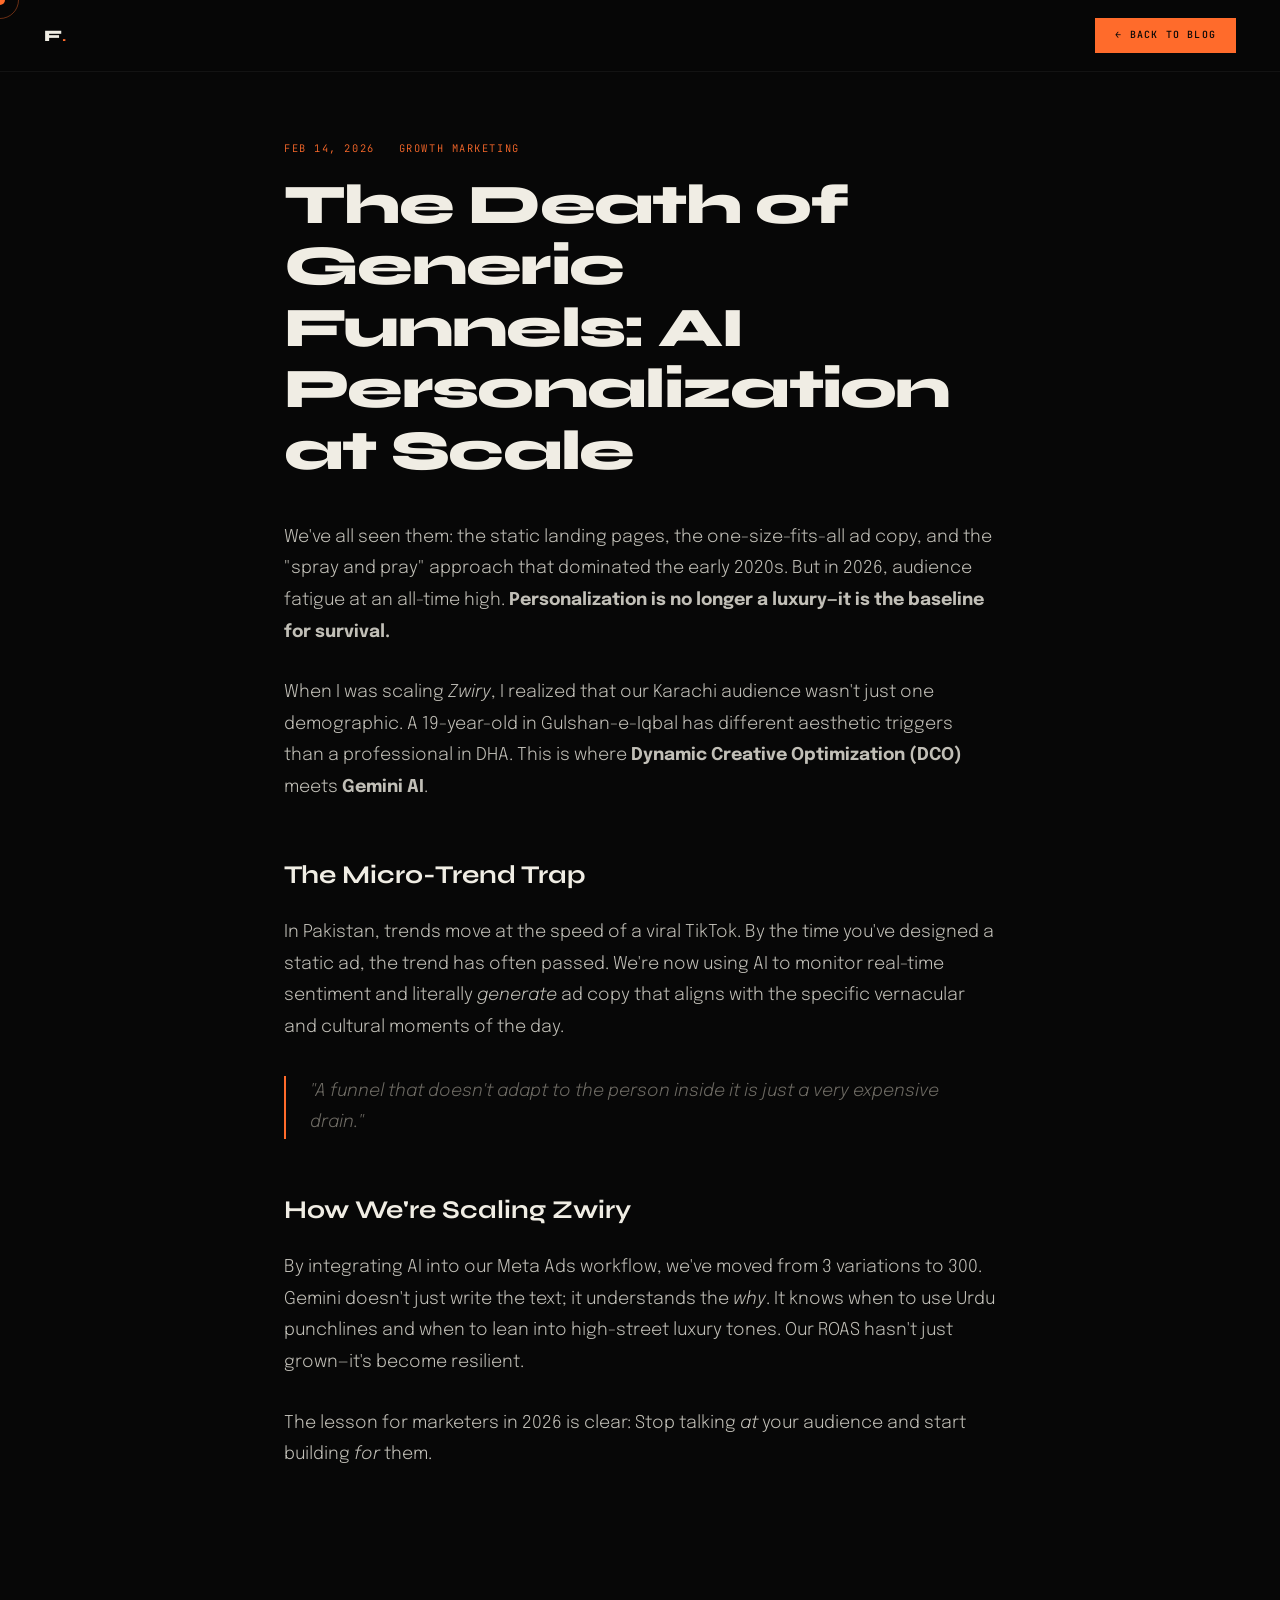
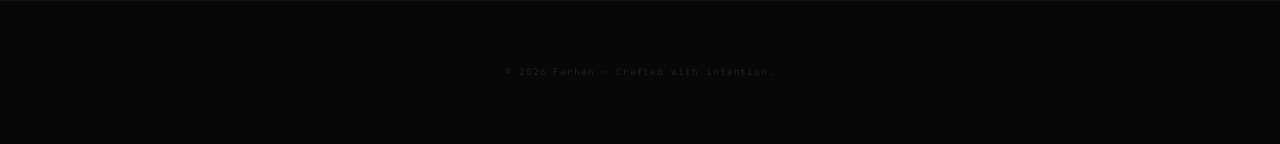
<file: blog/ai-personalization-marketing.html>
<!DOCTYPE html>
<html lang="en">
<head>
<meta charset="UTF-8"/>
<meta name="viewport" content="width=device-width, initial-scale=1.0"/>
<title>The Death of Generic Funnels — Farhan's Blog</title>
<link rel="preconnect" href="https://fonts.googleapis.com"/>
<link rel="preconnect" href="https://fonts.gstatic.com" crossorigin/>
<link href="https://fonts.googleapis.com/css2?family=Syne:wght@400;600;700;800&family=Epilogue:ital,wght@0,300;0,400;0,500;1,300;1,400&family=JetBrains+Mono:wght@300;400;500&display=swap" rel="stylesheet"/>
<style>
:root{
  --bg:#070707;--surf:#101010;--surf2:#181818;
  --tx:#F0EDE4;--mt:#6e6b64;--dim:#252525;
  --ac:#FF6B2B;--aca:rgba(255,107,43,.13);
  --gold:#C9A84C;--grn:#3ecf6e;
  --fd:'Syne',sans-serif;--fb:'Epilogue',sans-serif;--fm:'JetBrains Mono',monospace;
  --ease:cubic-bezier(.25,.46,.45,.94);
}
*,*::before,*::after{box-sizing:border-box;margin:0;padding:0}
body{background:var(--bg);color:var(--tx);font-family:var(--fb);font-weight:300;line-height:1.7;overflow-x:hidden;cursor:none}
a{color:inherit;text-decoration:none}
::selection{background:var(--ac);color:var(--bg)}
::-webkit-scrollbar{width:2px}::-webkit-scrollbar-thumb{background:var(--ac)}

/* CURSOR (Simplified for Blog) */
#cur{position:fixed;width:10px;height:10px;background:var(--ac);border-radius:50%;pointer-events:none;z-index:9999;transform:translate(-50%,-50%);top:0;left:0}
#cring{position:fixed;width:38px;height:38px;border:1px solid rgba(255,107,43,.4);border-radius:50%;pointer-events:none;z-index:9998;transform:translate(-50%,-50%);top:0;left:0}

/* NAV */
nav{position:fixed;top:0;left:0;width:100%;padding:18px 44px;display:flex;align-items:center;justify-content:space-between;z-index:900;background:rgba(7,7,7,0.8);backdrop-filter:blur(10px);border-bottom:1px solid rgba(255,255,255,0.05)}
.nlogo{font-family:var(--fd);font-weight:800;font-size:1rem;letter-spacing:-.02em}
.nlogo b{color:var(--ac)}
.nbtn{font-family:var(--fm);font-size:.62rem;letter-spacing:.12em;text-transform:uppercase;padding:9px 20px;background:var(--ac);color:var(--bg);border:none;cursor:none;font-weight:500;transition:transform .15s;display:inline-flex;align-items:center}

/* BLOG WRAPPER */
.W{max-width:800px;margin:0 auto;padding:140px 44px 100px}
.b-meta{font-family:var(--fm);font-size:.65rem;letter-spacing:.15em;text-transform:uppercase;color:var(--ac);margin-bottom:1rem;display:flex;align-items:center;gap:1.5rem}
.b-title{font-family:var(--fd);font-weight:800;font-size:clamp(2rem,5vw,3.5rem);line-height:1.1;letter-spacing:-.03em;margin-bottom:2.5rem}
.b-content{font-size:1.1rem;color:rgba(240,237,228,0.8);line-height:1.8}
.b-content p{margin-bottom:1.8rem}
.b-content h2{font-family:var(--fd);font-weight:700;font-size:1.6rem;color:var(--tx);margin:3rem 0 1.2rem}
.b-content blockquote{border-left:2px solid var(--ac);padding-left:1.5rem;font-style:italic;color:var(--mt);margin:2rem 0}
.b-content mark{background:var(--aca);color:var(--ac);padding:0 4px}

/* FOOTER */
footer{padding:4rem 0;border-top:1px solid rgba(255,255,255,.05);text-align:center}
.fcp{font-family:var(--fm);font-size:.58rem;letter-spacing:.1em;color:var(--dim)}

@media(max-width:600px){
  .W{padding-left:20px;padding-right:20px;padding-top:100px}
}
</style>
</head>
<body>
<div id="cur"></div><div id="cring"></div>

<nav>
  <a href="../index.html" class="nlogo">F<b>.</b></a>
  <a href="../index.html#blog" class="nbtn">← Back to Blog</a>
</nav>

<article class="W">
  <div class="b-meta">
    <span>Feb 14, 2026</span>
    <span>Growth Marketing</span>
  </div>
  <h1 class="b-title">The Death of Generic Funnels: AI Personalization at Scale</h1>
  
  <div class="b-content">
    <p>We've all seen them: the static landing pages, the one-size-fits-all ad copy, and the "spray and pray" approach that dominated the early 2020s. But in 2026, audience fatigue at an all-time high. <strong>Personalization is no longer a luxury—it is the baseline for survival.</strong></p>

    <p>When I was scaling <em>Zwiry</em>, I realized that our Karachi audience wasn't just one demographic. A 19-year-old in Gulshan-e-Iqbal has different aesthetic triggers than a professional in DHA. This is where <strong>Dynamic Creative Optimization (DCO)</strong> meets <strong>Gemini AI</strong>.</p>

    <h2>The Micro-Trend Trap</h2>
    <p>In Pakistan, trends move at the speed of a viral TikTok. By the time you've designed a static ad, the trend has often passed. We're now using AI to monitor real-time sentiment and literally <em>generate</em> ad copy that aligns with the specific vernacular and cultural moments of the day.</p>

    <blockquote>"A funnel that doesn't adapt to the person inside it is just a very expensive drain."</blockquote>

    <h2>How We're Scaling Zwiry</h2>
    <p>By integrating AI into our Meta Ads workflow, we've moved from 3 variations to 300. Gemini doesn't just write the text; it understands the <em>why</em>. It knows when to use Urdu punchlines and when to lean into high-street luxury tones. Our ROAS hasn't just grown—it's become resilient.</p>

    <p>The lesson for marketers in 2026 is clear: Stop talking <em>at</em> your audience and start building <em>for</em> them.</p>
  </div>
</article>

<footer>
  <div class="fcp">© 2026 Farhan — Crafted with intention.</div>
</footer>

<script>
const cur=document.getElementById('cur'),cring=document.getElementById('cring');
let mx=0,my=0,rx=0,ry=0;
document.addEventListener('mousemove',e=>{mx=e.clientX;my=e.clientY;cur.style.left=mx+'px';cur.style.top=my+'px'});
(function loop(){rx+=(mx-rx)*.1;ry+=(my-ry)*.1;cring.style.left=rx+'px';cring.style.top=ry+'px';requestAnimationFrame(loop)})();
function hv(sel){document.querySelectorAll(sel).forEach(el=>{el.addEventListener('mouseenter',()=>{cur.style.width='5px';cur.style.height='5px';cring.style.width='54px';cring.style.height='54px';cring.style.borderColor='#FF6B2B'});el.addEventListener('mouseleave',()=>{cur.style.width='10px';cur.style.height='10px';cring.style.width='38px';cring.style.height='38px';cring.style.borderColor='rgba(255,107,43,.4)'})})}
hv('a,button');
</script>
</body>
</html>
</file>
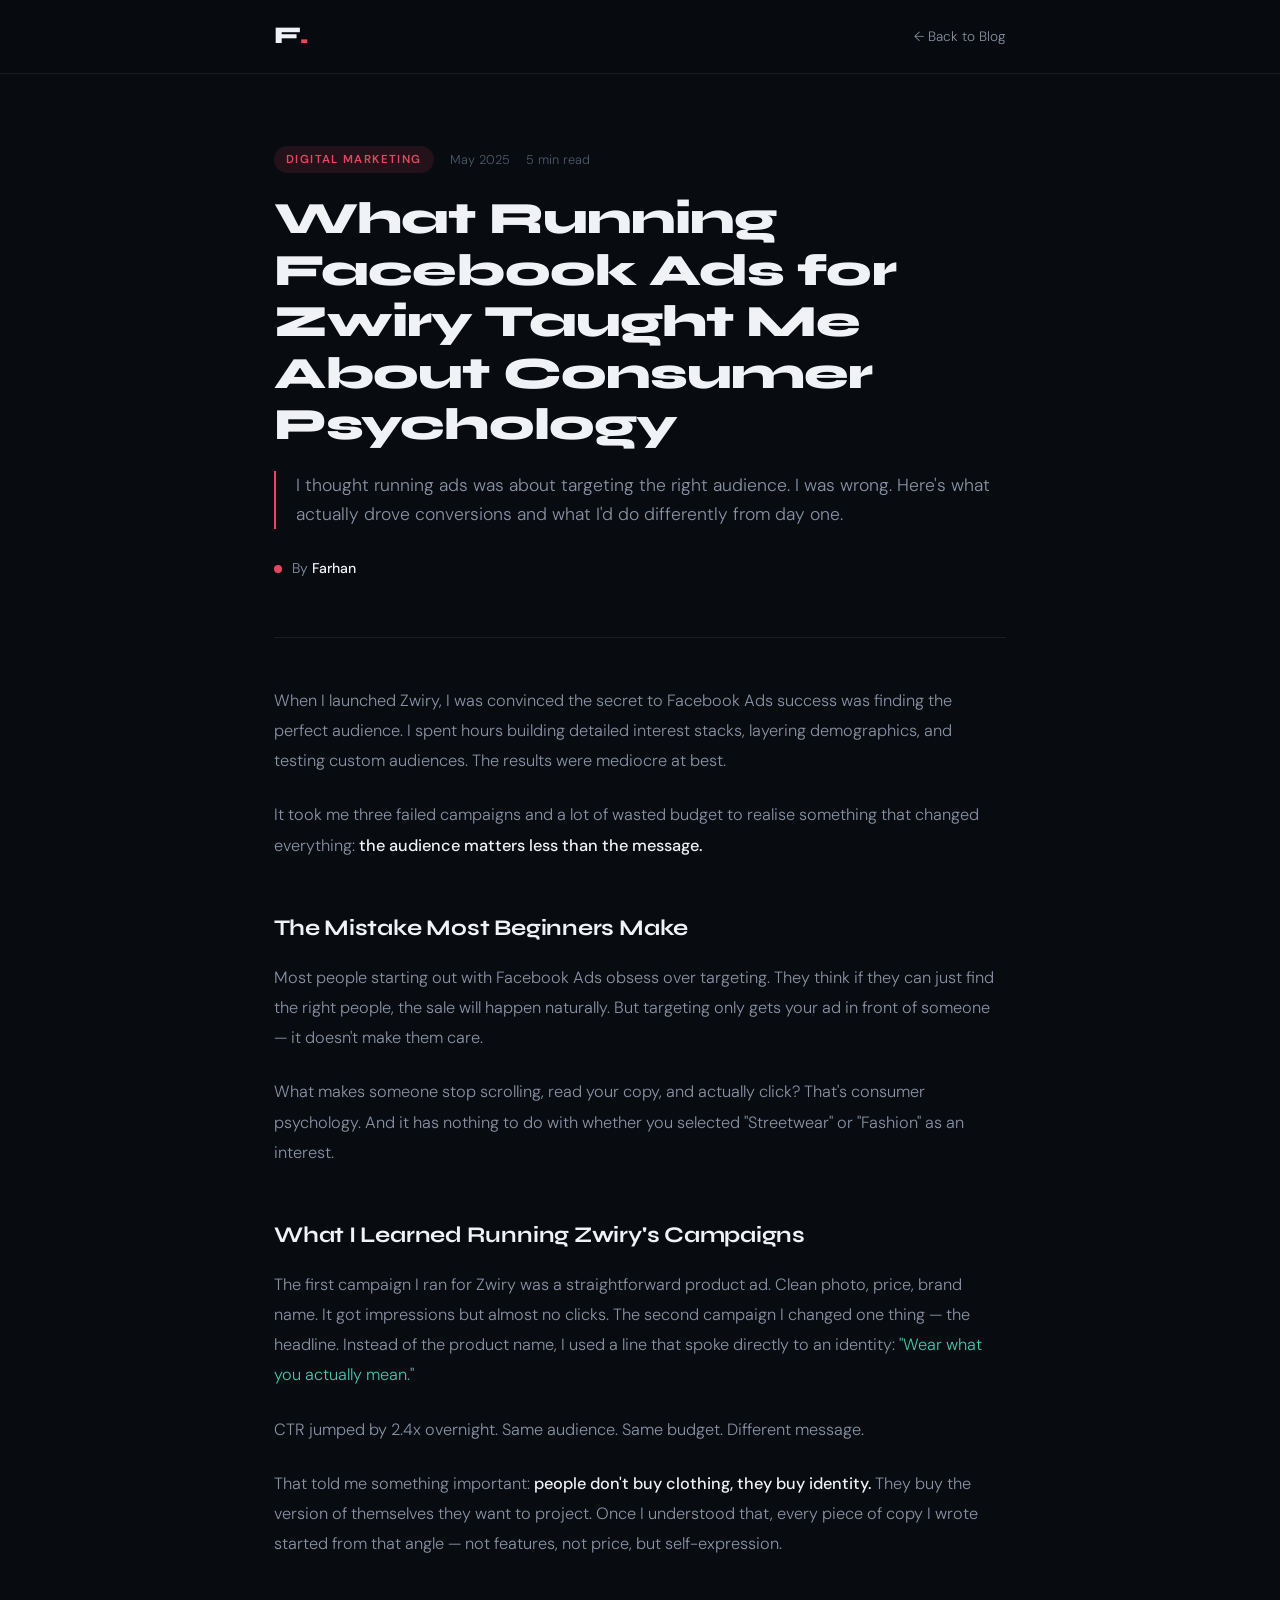
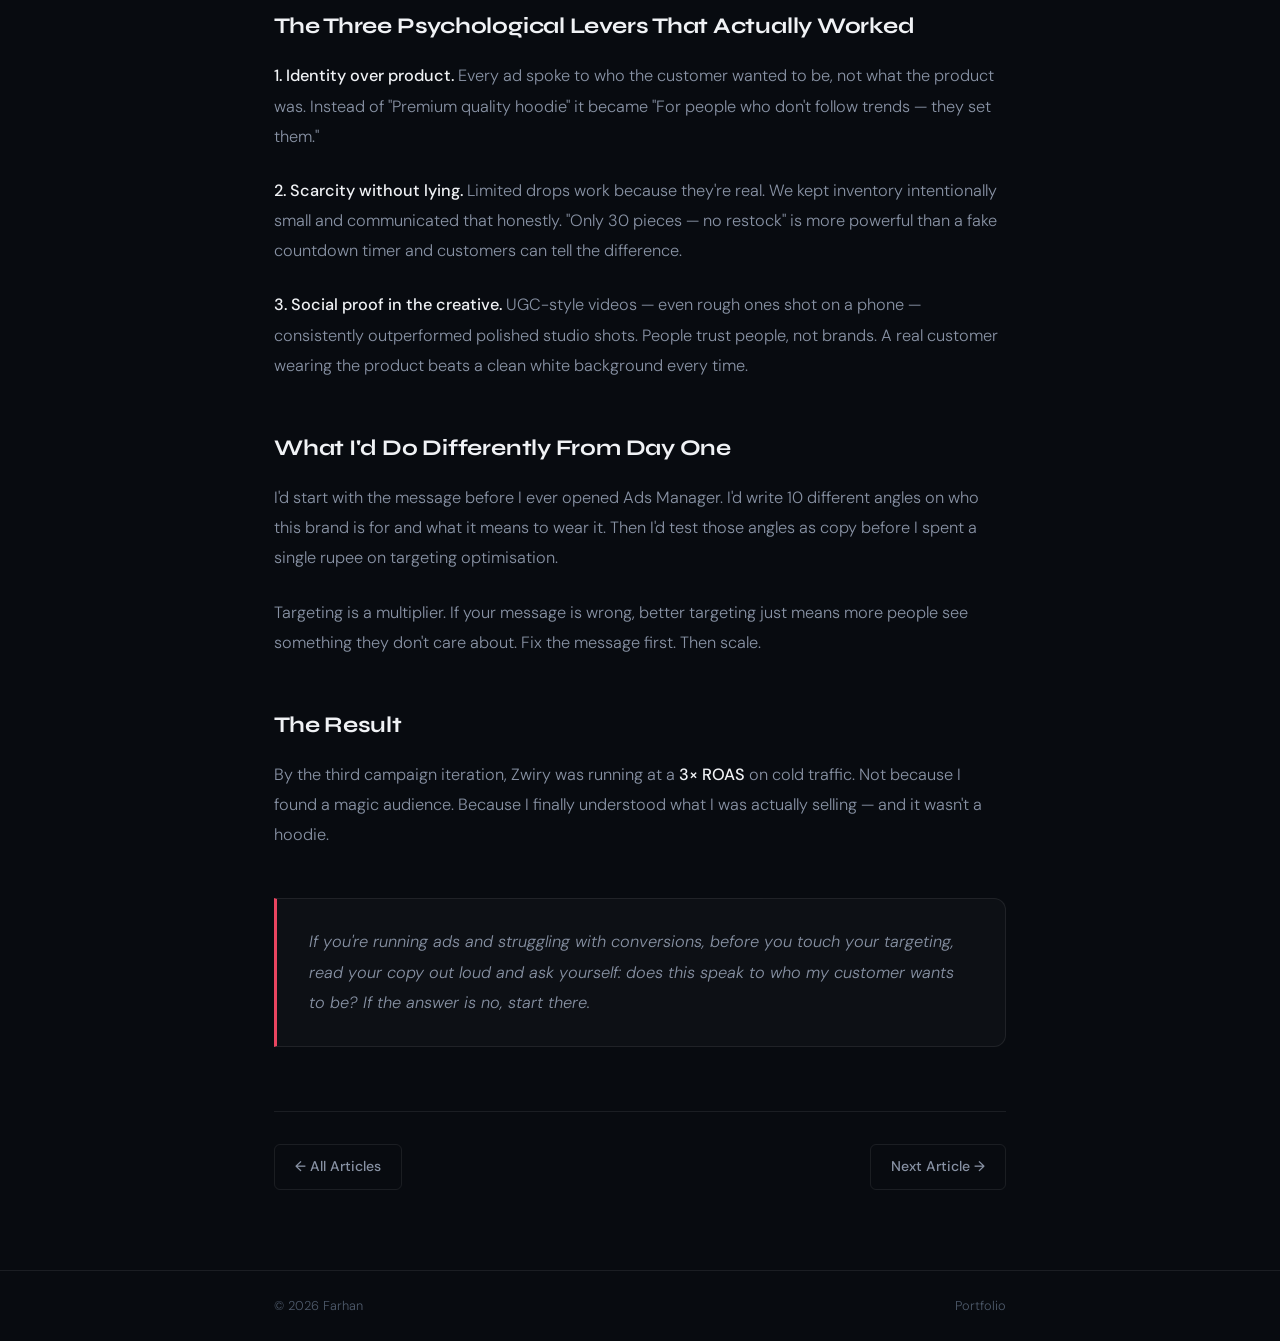
<file: blog/facebook-ads-zwiry.html>
<!DOCTYPE html>
<html lang="en">
<head>
  <meta charset="UTF-8" />
  <meta name="viewport" content="width=device-width, initial-scale=1.0" />
  <title>What Running Facebook Ads for Zwiry Taught Me About Consumer Psychology — Farhan</title>
  <meta name="description" content="I thought running ads was about targeting the right audience. I was wrong. Here's what actually drove conversions and what I'd do differently from day one." />
  <meta name="author" content="Farhan" />
  <link rel="preconnect" href="https://fonts.googleapis.com" />
  <link href="https://fonts.googleapis.com/css2?family=Syne:wght@400;700;800&family=DM+Sans:ital,wght@0,300;0,400;0,500;1,300&display=swap" rel="stylesheet" />
  <link rel="stylesheet" href="../css/blog.css" />
</head>
<body>

  <nav class="blog-nav">
    <div class="blog-nav-inner">
      <a href="../index.html" class="nav-logo">F<span>.</span></a>
      <a href="../index.html#blog" class="back-link">← Back to Blog</a>
    </div>
  </nav>

  <main class="blog-main">
    <div class="blog-container">

      <div class="blog-header">
        <div class="blog-meta-top">
          <span class="blog-cat">Digital Marketing</span>
          <span class="blog-date">May 2025</span>
          <span class="read-time">5 min read</span>
        </div>
        <h1>What Running Facebook Ads for Zwiry Taught Me About Consumer Psychology</h1>
        <p class="blog-subtitle">I thought running ads was about targeting the right audience. I was wrong. Here's what actually drove conversions and what I'd do differently from day one.</p>
        <div class="blog-author">
          <div class="author-dot"></div>
          <span>By <strong>Farhan</strong></span>
        </div>
      </div>

      <div class="blog-body">

        <p>When I launched Zwiry, I was convinced the secret to Facebook Ads success was finding the perfect audience. I spent hours building detailed interest stacks, layering demographics, and testing custom audiences. The results were mediocre at best.</p>

        <p>It took me three failed campaigns and a lot of wasted budget to realise something that changed everything: <strong>the audience matters less than the message.</strong></p>

        <h2>The Mistake Most Beginners Make</h2>

        <p>Most people starting out with Facebook Ads obsess over targeting. They think if they can just find the right people, the sale will happen naturally. But targeting only gets your ad in front of someone — it doesn't make them care.</p>

        <p>What makes someone stop scrolling, read your copy, and actually click? That's consumer psychology. And it has nothing to do with whether you selected "Streetwear" or "Fashion" as an interest.</p>

        <h2>What I Learned Running Zwiry's Campaigns</h2>

        <p>The first campaign I ran for Zwiry was a straightforward product ad. Clean photo, price, brand name. It got impressions but almost no clicks. The second campaign I changed one thing — the headline. Instead of the product name, I used a line that spoke directly to an identity: <em>"Wear what you actually mean."</em></p>

        <p>CTR jumped by 2.4x overnight. Same audience. Same budget. Different message.</p>

        <p>That told me something important: <strong>people don't buy clothing, they buy identity.</strong> They buy the version of themselves they want to project. Once I understood that, every piece of copy I wrote started from that angle — not features, not price, but self-expression.</p>

        <h2>The Three Psychological Levers That Actually Worked</h2>

        <p><strong>1. Identity over product.</strong> Every ad spoke to who the customer wanted to be, not what the product was. Instead of "Premium quality hoodie" it became "For people who don't follow trends — they set them."</p>

        <p><strong>2. Scarcity without lying.</strong> Limited drops work because they're real. We kept inventory intentionally small and communicated that honestly. "Only 30 pieces — no restock" is more powerful than a fake countdown timer and customers can tell the difference.</p>

        <p><strong>3. Social proof in the creative.</strong> UGC-style videos — even rough ones shot on a phone — consistently outperformed polished studio shots. People trust people, not brands. A real customer wearing the product beats a clean white background every time.</p>

        <h2>What I'd Do Differently From Day One</h2>

        <p>I'd start with the message before I ever opened Ads Manager. I'd write 10 different angles on who this brand is for and what it means to wear it. Then I'd test those angles as copy before I spent a single rupee on targeting optimisation.</p>

        <p>Targeting is a multiplier. If your message is wrong, better targeting just means more people see something they don't care about. Fix the message first. Then scale.</p>

        <h2>The Result</h2>

        <p>By the third campaign iteration, Zwiry was running at a <strong>3× ROAS</strong> on cold traffic. Not because I found a magic audience. Because I finally understood what I was actually selling — and it wasn't a hoodie.</p>

        <div class="blog-closing">
          <p>If you're running ads and struggling with conversions, before you touch your targeting, read your copy out loud and ask yourself: does this speak to who my customer wants to be? If the answer is no, start there.</p>
        </div>

      </div>

      <div class="blog-footer-nav">
        <a href="../index.html#blog" class="back-btn">← All Articles</a>
        <a href="ml-first-model.html" class="next-btn">Next Article →</a>
      </div>

    </div>
  </main>

  <footer class="blog-foot">
    <div class="blog-nav-inner">
      <p>© 2026 Farhan</p>
      <a href="../index.html">Portfolio</a>
    </div>
  </footer>

</body>
</html>
</file>
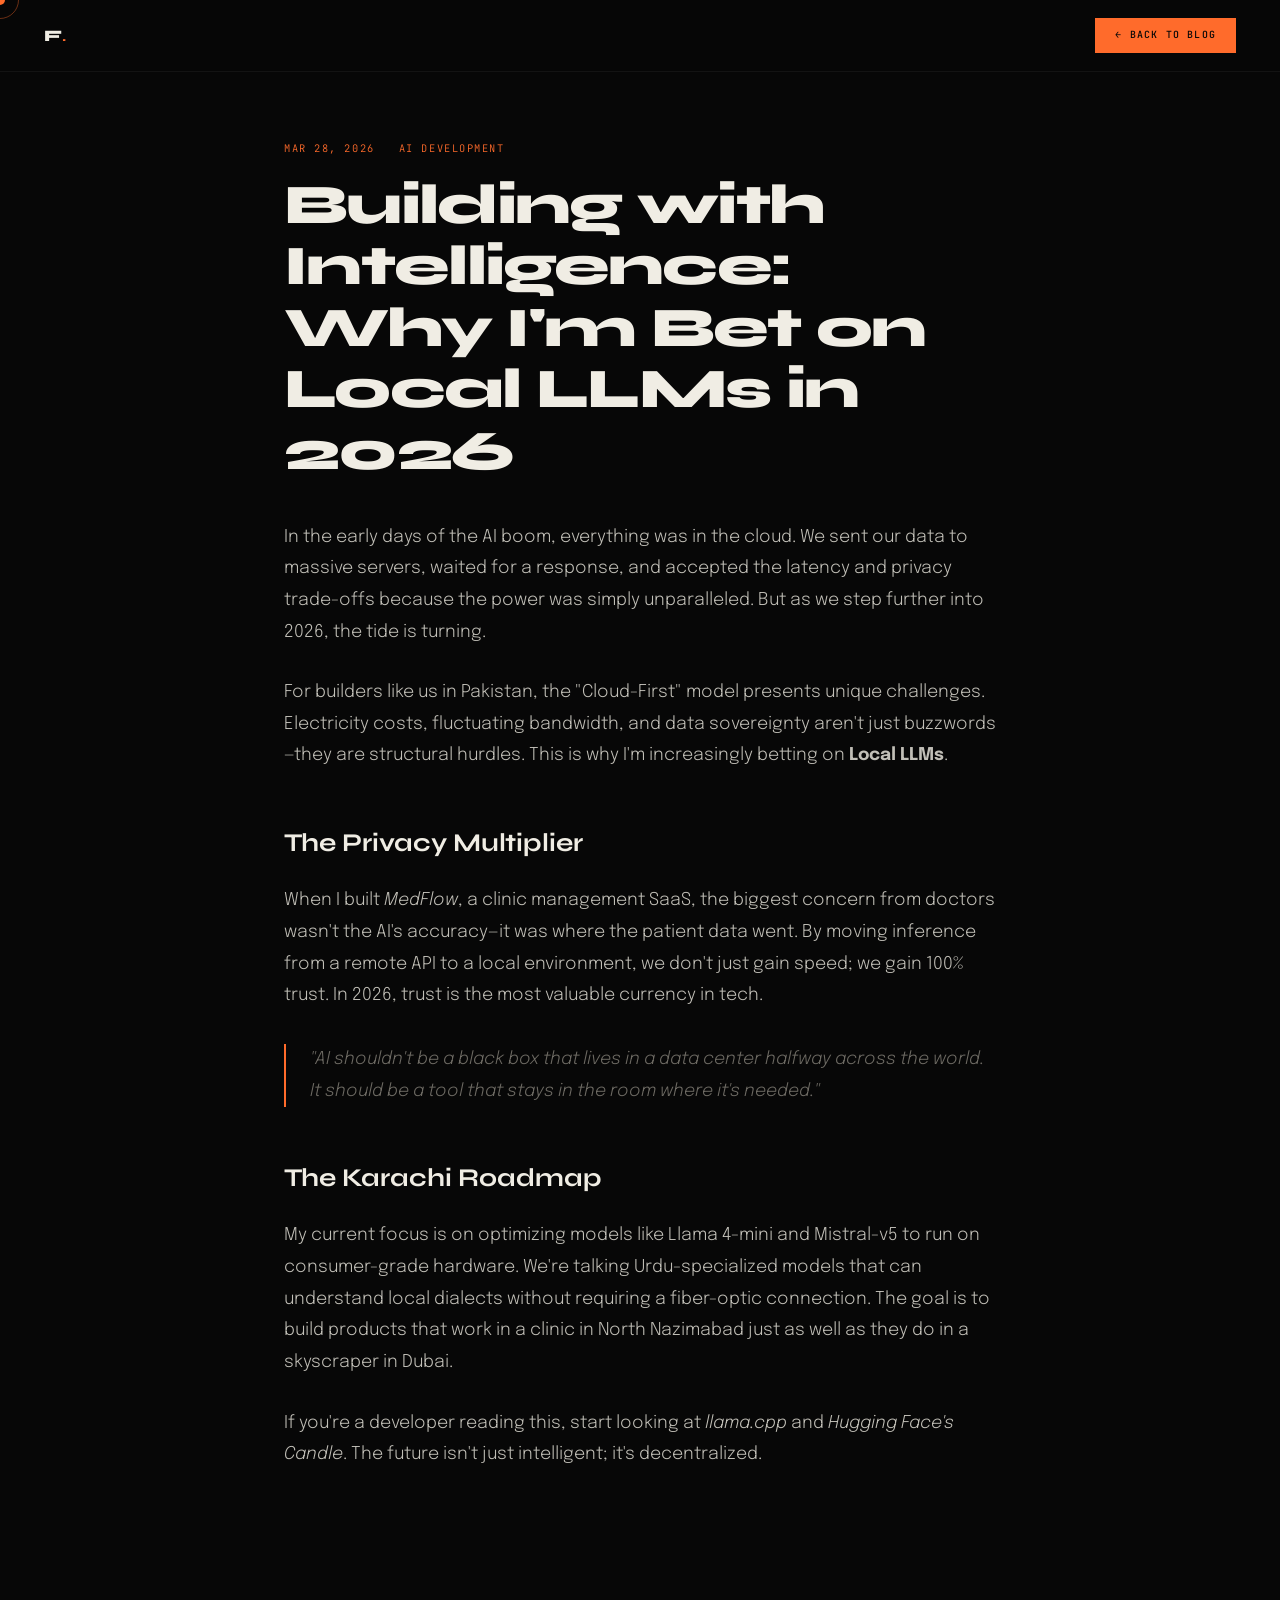
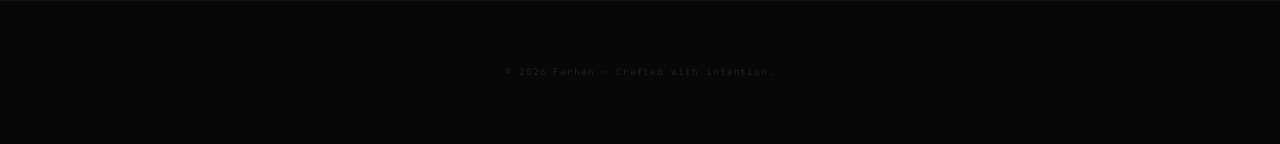
<file: blog/local-llms-2026.html>
<!DOCTYPE html>
<html lang="en">
<head>
<meta charset="UTF-8"/>
<meta name="viewport" content="width=device-width, initial-scale=1.0"/>
<title>Building with Intelligence — Farhan's Blog</title>
<link rel="preconnect" href="https://fonts.googleapis.com"/>
<link rel="preconnect" href="https://fonts.gstatic.com" crossorigin/>
<link href="https://fonts.googleapis.com/css2?family=Syne:wght@400;600;700;800&family=Epilogue:ital,wght@0,300;0,400;0,500;1,300;1,400&family=JetBrains+Mono:wght@300;400;500&display=swap" rel="stylesheet"/>
<style>
:root{
  --bg:#070707;--surf:#101010;--surf2:#181818;
  --tx:#F0EDE4;--mt:#6e6b64;--dim:#252525;
  --ac:#FF6B2B;--aca:rgba(255,107,43,.13);
  --gold:#C9A84C;--grn:#3ecf6e;
  --fd:'Syne',sans-serif;--fb:'Epilogue',sans-serif;--fm:'JetBrains Mono',monospace;
  --ease:cubic-bezier(.25,.46,.45,.94);
}
*,*::before,*::after{box-sizing:border-box;margin:0;padding:0}
body{background:var(--bg);color:var(--tx);font-family:var(--fb);font-weight:300;line-height:1.7;overflow-x:hidden;cursor:none}
a{color:inherit;text-decoration:none}
::selection{background:var(--ac);color:var(--bg)}
::-webkit-scrollbar{width:2px}::-webkit-scrollbar-thumb{background:var(--ac)}

/* CURSOR (Simplified for Blog) */
#cur{position:fixed;width:10px;height:10px;background:var(--ac);border-radius:50%;pointer-events:none;z-index:9999;transform:translate(-50%,-50%);top:0;left:0}
#cring{position:fixed;width:38px;height:38px;border:1px solid rgba(255,107,43,.4);border-radius:50%;pointer-events:none;z-index:9998;transform:translate(-50%,-50%);top:0;left:0}

/* NAV */
nav{position:fixed;top:0;left:0;width:100%;padding:18px 44px;display:flex;align-items:center;justify-content:space-between;z-index:900;background:rgba(7,7,7,0.8);backdrop-filter:blur(10px);border-bottom:1px solid rgba(255,255,255,0.05)}
.nlogo{font-family:var(--fd);font-weight:800;font-size:1rem;letter-spacing:-.02em}
.nlogo b{color:var(--ac)}
.nbtn{font-family:var(--fm);font-size:.62rem;letter-spacing:.12em;text-transform:uppercase;padding:9px 20px;background:var(--ac);color:var(--bg);border:none;cursor:none;font-weight:500;transition:transform .15s;display:inline-flex;align-items:center}

/* BLOG WRAPPER */
.W{max-width:800px;margin:0 auto;padding:140px 44px 100px}
.b-meta{font-family:var(--fm);font-size:.65rem;letter-spacing:.15em;text-transform:uppercase;color:var(--ac);margin-bottom:1rem;display:flex;align-items:center;gap:1.5rem}
.b-title{font-family:var(--fd);font-weight:800;font-size:clamp(2rem,5vw,3.5rem);line-height:1.1;letter-spacing:-.03em;margin-bottom:2.5rem}
.b-content{font-size:1.1rem;color:rgba(240,237,228,0.8);line-height:1.8}
.b-content p{margin-bottom:1.8rem}
.b-content h2{font-family:var(--fd);font-weight:700;font-size:1.6rem;color:var(--tx);margin:3rem 0 1.2rem}
.b-content blockquote{border-left:2px solid var(--ac);padding-left:1.5rem;font-style:italic;color:var(--mt);margin:2rem 0}
.b-content mark{background:var(--aca);color:var(--ac);padding:0 4px}

/* FOOTER */
footer{padding:4rem 0;border-top:1px solid rgba(255,255,255,.05);text-align:center}
.fcp{font-family:var(--fm);font-size:.58rem;letter-spacing:.1em;color:var(--dim)}

@media(max-width:600px){
  .W{padding-left:20px;padding-right:20px;padding-top:100px}
}
</style>
</head>
<body>
<div id="cur"></div><div id="cring"></div>

<nav>
  <a href="../index.html" class="nlogo">F<b>.</b></a>
  <a href="../index.html#blog" class="nbtn">← Back to Blog</a>
</nav>

<article class="W">
  <div class="b-meta">
    <span>Mar 28, 2026</span>
    <span>AI Development</span>
  </div>
  <h1 class="b-title">Building with Intelligence: Why I'm Bet on Local LLMs in 2026</h1>
  
  <div class="b-content">
    <p>In the early days of the AI boom, everything was in the cloud. We sent our data to massive servers, waited for a response, and accepted the latency and privacy trade-offs because the power was simply unparalleled. But as we step further into 2026, the tide is turning.</p>

    <p>For builders like us in Pakistan, the "Cloud-First" model presents unique challenges. Electricity costs, fluctuating bandwidth, and data sovereignty aren't just buzzwords—they are structural hurdles. This is why I'm increasingly betting on <strong>Local LLMs</strong>.</p>

    <h2>The Privacy Multiplier</h2>
    <p>When I built <em>MedFlow</em>, a clinic management SaaS, the biggest concern from doctors wasn't the AI's accuracy—it was where the patient data went. By moving inference from a remote API to a local environment, we don't just gain speed; we gain 100% trust. In 2026, trust is the most valuable currency in tech.</p>

    <blockquote>"AI shouldn't be a black box that lives in a data center halfway across the world. It should be a tool that stays in the room where it's needed."</blockquote>

    <h2>The Karachi Roadmap</h2>
    <p>My current focus is on optimizing models like Llama 4-mini and Mistral-v5 to run on consumer-grade hardware. We're talking Urdu-specialized models that can understand local dialects without requiring a fiber-optic connection. The goal is to build products that work in a clinic in North Nazimabad just as well as they do in a skyscraper in Dubai.</p>

    <p>If you're a developer reading this, start looking at <em>llama.cpp</em> and <em>Hugging Face's Candle</em>. The future isn't just intelligent; it's decentralized.</p>
  </div>
</article>

<footer>
  <div class="fcp">© 2026 Farhan — Crafted with intention.</div>
</footer>

<script>
const cur=document.getElementById('cur'),cring=document.getElementById('cring');
let mx=0,my=0,rx=0,ry=0;
document.addEventListener('mousemove',e=>{mx=e.clientX;my=e.clientY;cur.style.left=mx+'px';cur.style.top=my+'px'});
(function loop(){rx+=(mx-rx)*.1;ry+=(my-ry)*.1;cring.style.left=rx+'px';cring.style.top=ry+'px';requestAnimationFrame(loop)})();
function hv(sel){document.querySelectorAll(sel).forEach(el=>{el.addEventListener('mouseenter',()=>{cur.style.width='5px';cur.style.height='5px';cring.style.width='54px';cring.style.height='54px';cring.style.borderColor='#FF6B2B'});el.addEventListener('mouseleave',()=>{cur.style.width='10px';cur.style.height='10px';cring.style.width='38px';cring.style.height='38px';cring.style.borderColor='rgba(255,107,43,.4)'})})}
hv('a,button');
</script>
</body>
</html>
</file>
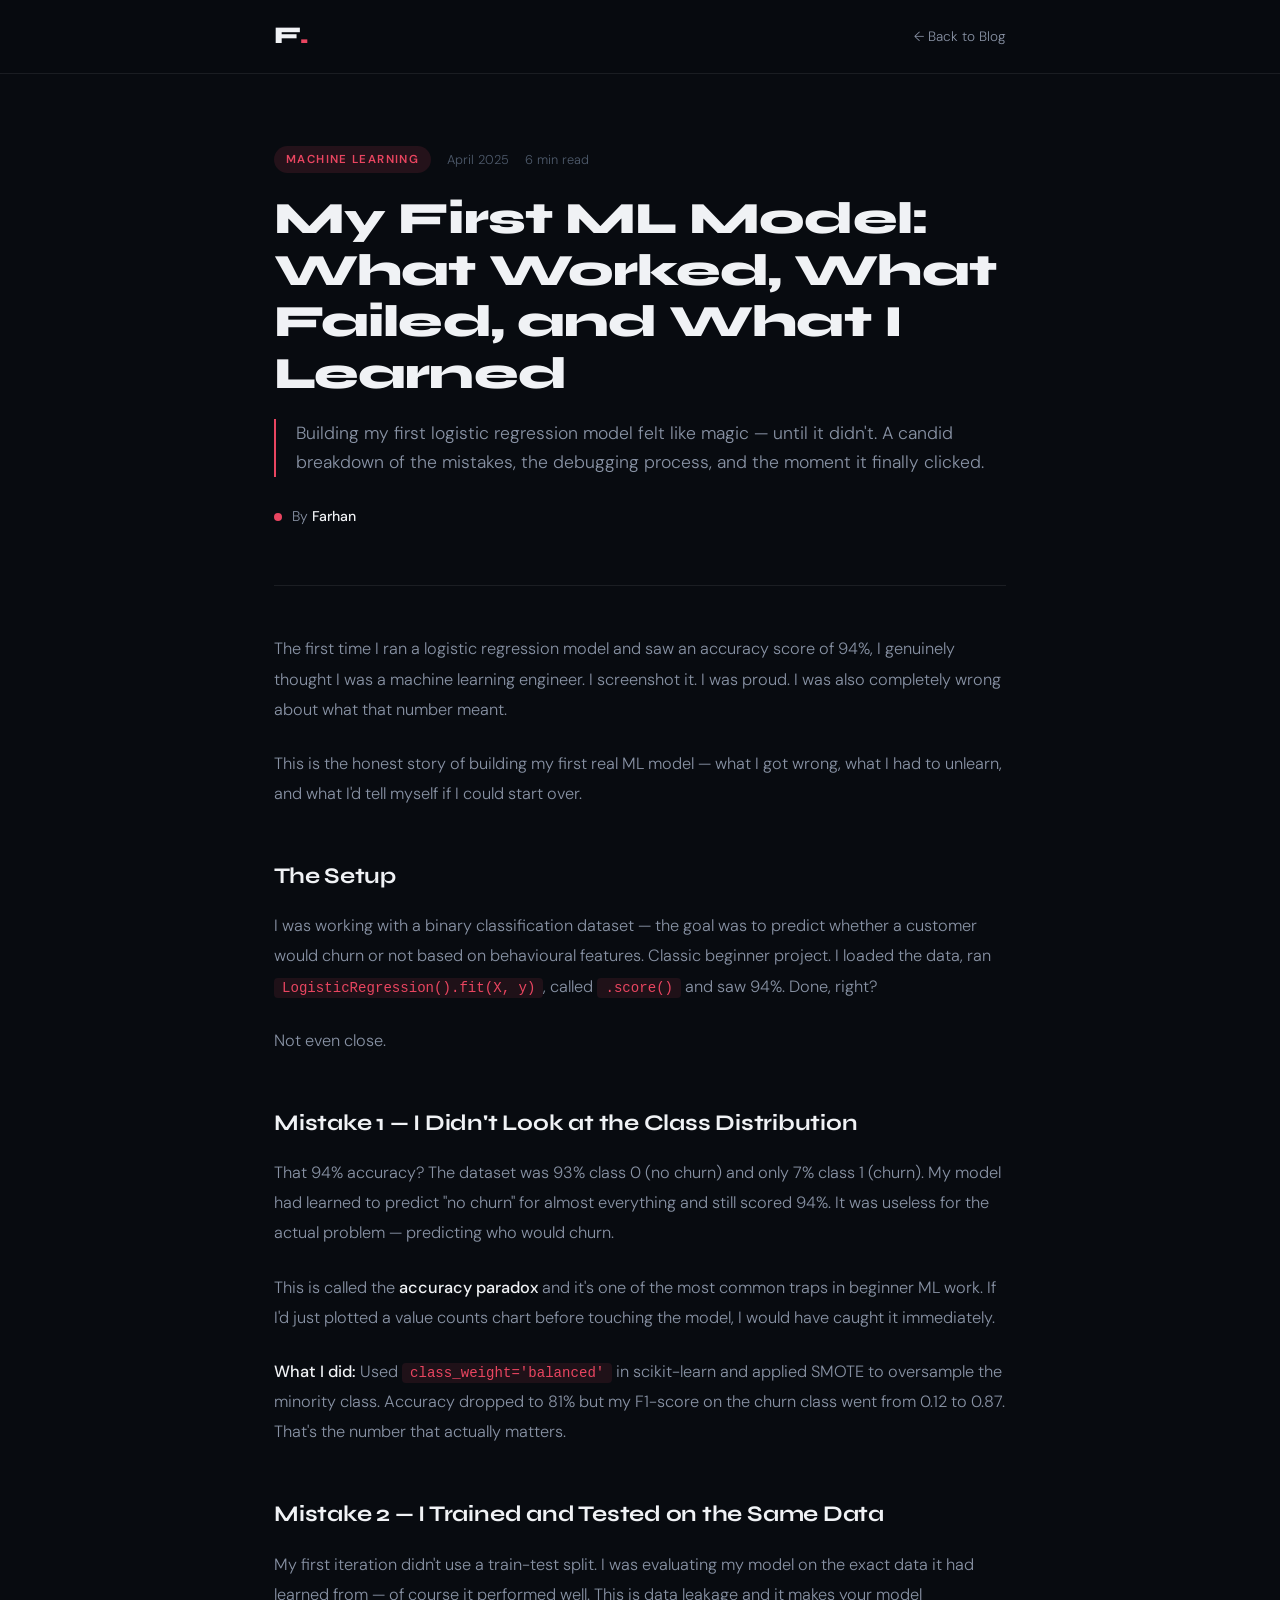
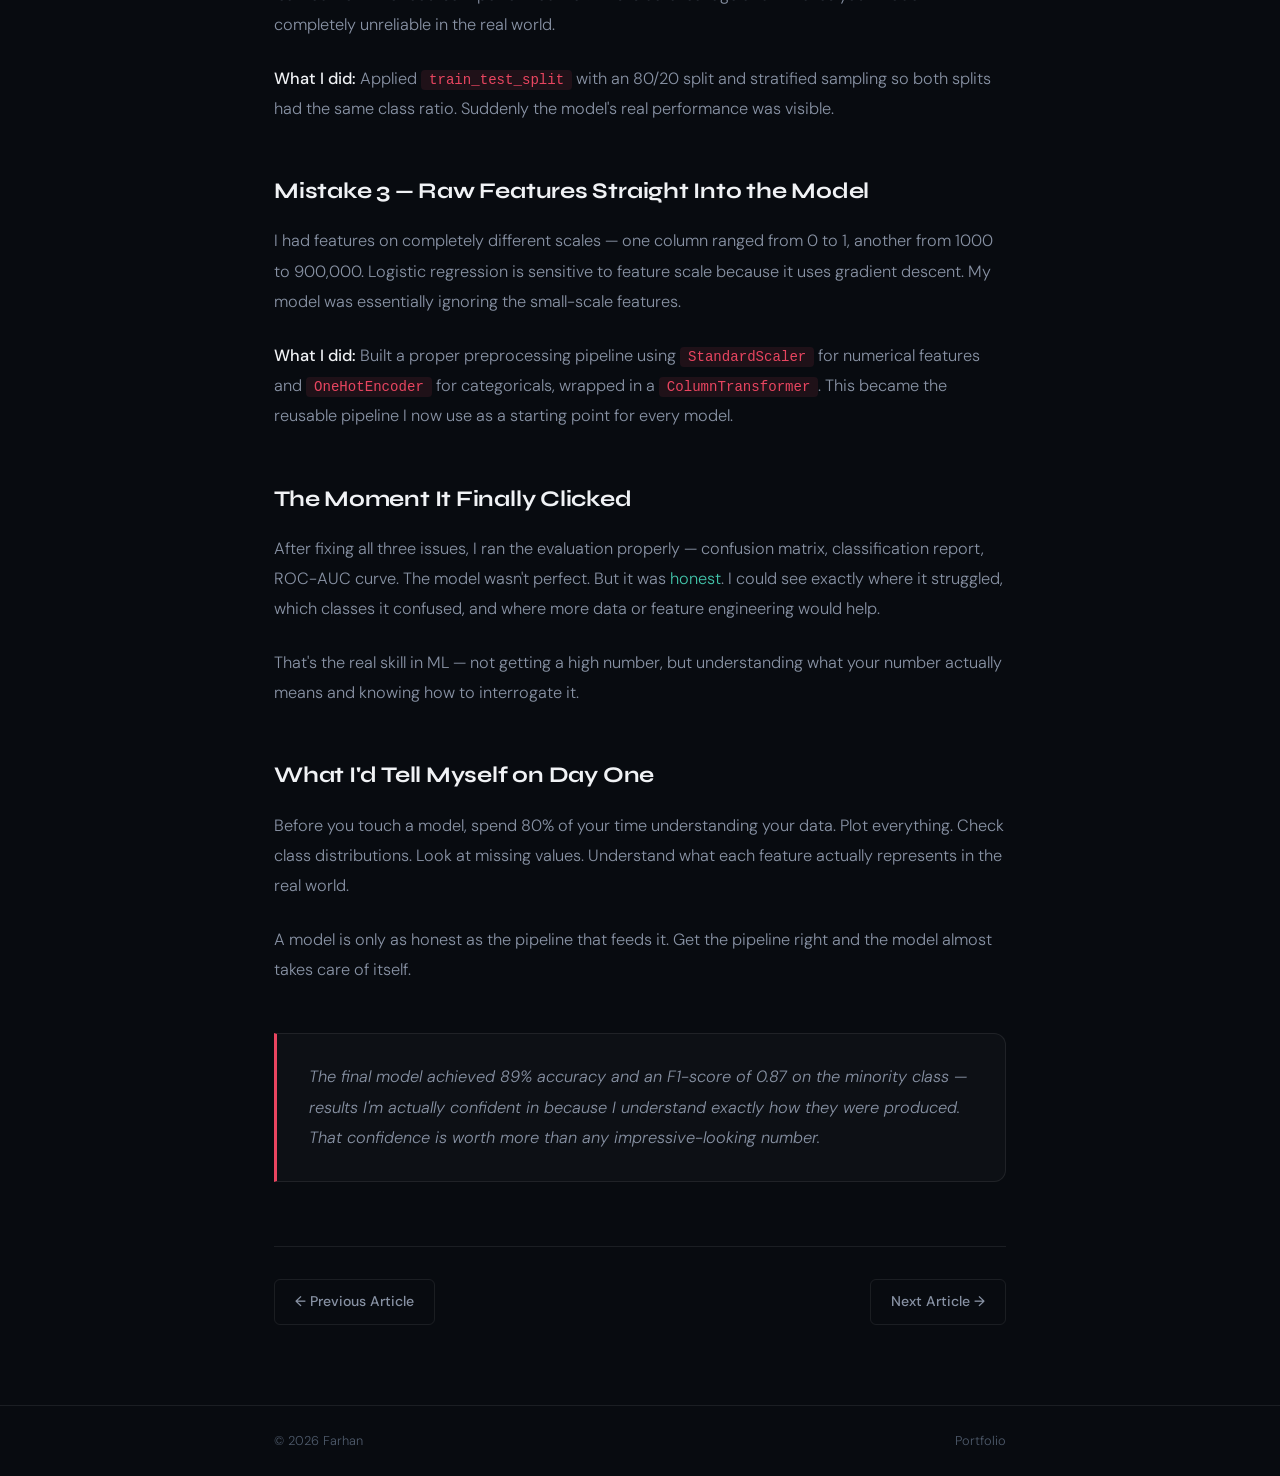
<file: blog/ml-first-model.html>
<!DOCTYPE html>
<html lang="en">
<head>
  <meta charset="UTF-8" />
  <meta name="viewport" content="width=device-width, initial-scale=1.0" />
  <title>My First ML Model: What Worked, What Failed, and What I Learned — Farhan</title>
  <meta name="description" content="Building my first logistic regression model felt like magic until it didn't. A candid breakdown of the mistakes, the debugging process, and the moment it finally clicked." />
  <meta name="author" content="Farhan" />
  <link rel="preconnect" href="https://fonts.googleapis.com" />
  <link href="https://fonts.googleapis.com/css2?family=Syne:wght@400;700;800&family=DM+Sans:ital,wght@0,300;0,400;0,500;1,300&display=swap" rel="stylesheet" />
  <link rel="stylesheet" href="../css/blog.css" />
</head>
<body>

  <nav class="blog-nav">
    <div class="blog-nav-inner">
      <a href="../index.html" class="nav-logo">F<span>.</span></a>
      <a href="../index.html#blog" class="back-link">← Back to Blog</a>
    </div>
  </nav>

  <main class="blog-main">
    <div class="blog-container">

      <div class="blog-header">
        <div class="blog-meta-top">
          <span class="blog-cat">Machine Learning</span>
          <span class="blog-date">April 2025</span>
          <span class="read-time">6 min read</span>
        </div>
        <h1>My First ML Model: What Worked, What Failed, and What I Learned</h1>
        <p class="blog-subtitle">Building my first logistic regression model felt like magic — until it didn't. A candid breakdown of the mistakes, the debugging process, and the moment it finally clicked.</p>
        <div class="blog-author">
          <div class="author-dot"></div>
          <span>By <strong>Farhan</strong></span>
        </div>
      </div>

      <div class="blog-body">

        <p>The first time I ran a logistic regression model and saw an accuracy score of 94%, I genuinely thought I was a machine learning engineer. I screenshot it. I was proud. I was also completely wrong about what that number meant.</p>

        <p>This is the honest story of building my first real ML model — what I got wrong, what I had to unlearn, and what I'd tell myself if I could start over.</p>

        <h2>The Setup</h2>

        <p>I was working with a binary classification dataset — the goal was to predict whether a customer would churn or not based on behavioural features. Classic beginner project. I loaded the data, ran <code>LogisticRegression().fit(X, y)</code>, called <code>.score()</code> and saw 94%. Done, right?</p>

        <p>Not even close.</p>

        <h2>Mistake 1 — I Didn't Look at the Class Distribution</h2>

        <p>That 94% accuracy? The dataset was 93% class 0 (no churn) and only 7% class 1 (churn). My model had learned to predict "no churn" for almost everything and still scored 94%. It was useless for the actual problem — predicting who would churn.</p>

        <p>This is called the <strong>accuracy paradox</strong> and it's one of the most common traps in beginner ML work. If I'd just plotted a value counts chart before touching the model, I would have caught it immediately.</p>

        <p><strong>What I did:</strong> Used <code>class_weight='balanced'</code> in scikit-learn and applied SMOTE to oversample the minority class. Accuracy dropped to 81% but my F1-score on the churn class went from 0.12 to 0.87. That's the number that actually matters.</p>

        <h2>Mistake 2 — I Trained and Tested on the Same Data</h2>

        <p>My first iteration didn't use a train-test split. I was evaluating my model on the exact data it had learned from — of course it performed well. This is data leakage and it makes your model completely unreliable in the real world.</p>

        <p><strong>What I did:</strong> Applied <code>train_test_split</code> with an 80/20 split and stratified sampling so both splits had the same class ratio. Suddenly the model's real performance was visible.</p>

        <h2>Mistake 3 — Raw Features Straight Into the Model</h2>

        <p>I had features on completely different scales — one column ranged from 0 to 1, another from 1000 to 900,000. Logistic regression is sensitive to feature scale because it uses gradient descent. My model was essentially ignoring the small-scale features.</p>

        <p><strong>What I did:</strong> Built a proper preprocessing pipeline using <code>StandardScaler</code> for numerical features and <code>OneHotEncoder</code> for categoricals, wrapped in a <code>ColumnTransformer</code>. This became the reusable pipeline I now use as a starting point for every model.</p>

        <h2>The Moment It Finally Clicked</h2>

        <p>After fixing all three issues, I ran the evaluation properly — confusion matrix, classification report, ROC-AUC curve. The model wasn't perfect. But it was <em>honest</em>. I could see exactly where it struggled, which classes it confused, and where more data or feature engineering would help.</p>

        <p>That's the real skill in ML — not getting a high number, but understanding what your number actually means and knowing how to interrogate it.</p>

        <h2>What I'd Tell Myself on Day One</h2>

        <p>Before you touch a model, spend 80% of your time understanding your data. Plot everything. Check class distributions. Look at missing values. Understand what each feature actually represents in the real world.</p>

        <p>A model is only as honest as the pipeline that feeds it. Get the pipeline right and the model almost takes care of itself.</p>

        <div class="blog-closing">
          <p>The final model achieved 89% accuracy and an F1-score of 0.87 on the minority class — results I'm actually confident in because I understand exactly how they were produced. That confidence is worth more than any impressive-looking number.</p>
        </div>

      </div>

      <div class="blog-footer-nav">
        <a href="facebook-ads-zwiry.html" class="back-btn">← Previous Article</a>
        <a href="tahwar-wedding-industry.html" class="next-btn">Next Article →</a>
      </div>

    </div>
  </main>

  <footer class="blog-foot">
    <div class="blog-nav-inner">
      <p>© 2026 Farhan</p>
      <a href="../index.html">Portfolio</a>
    </div>
  </footer>

</body>
</html>
</file>
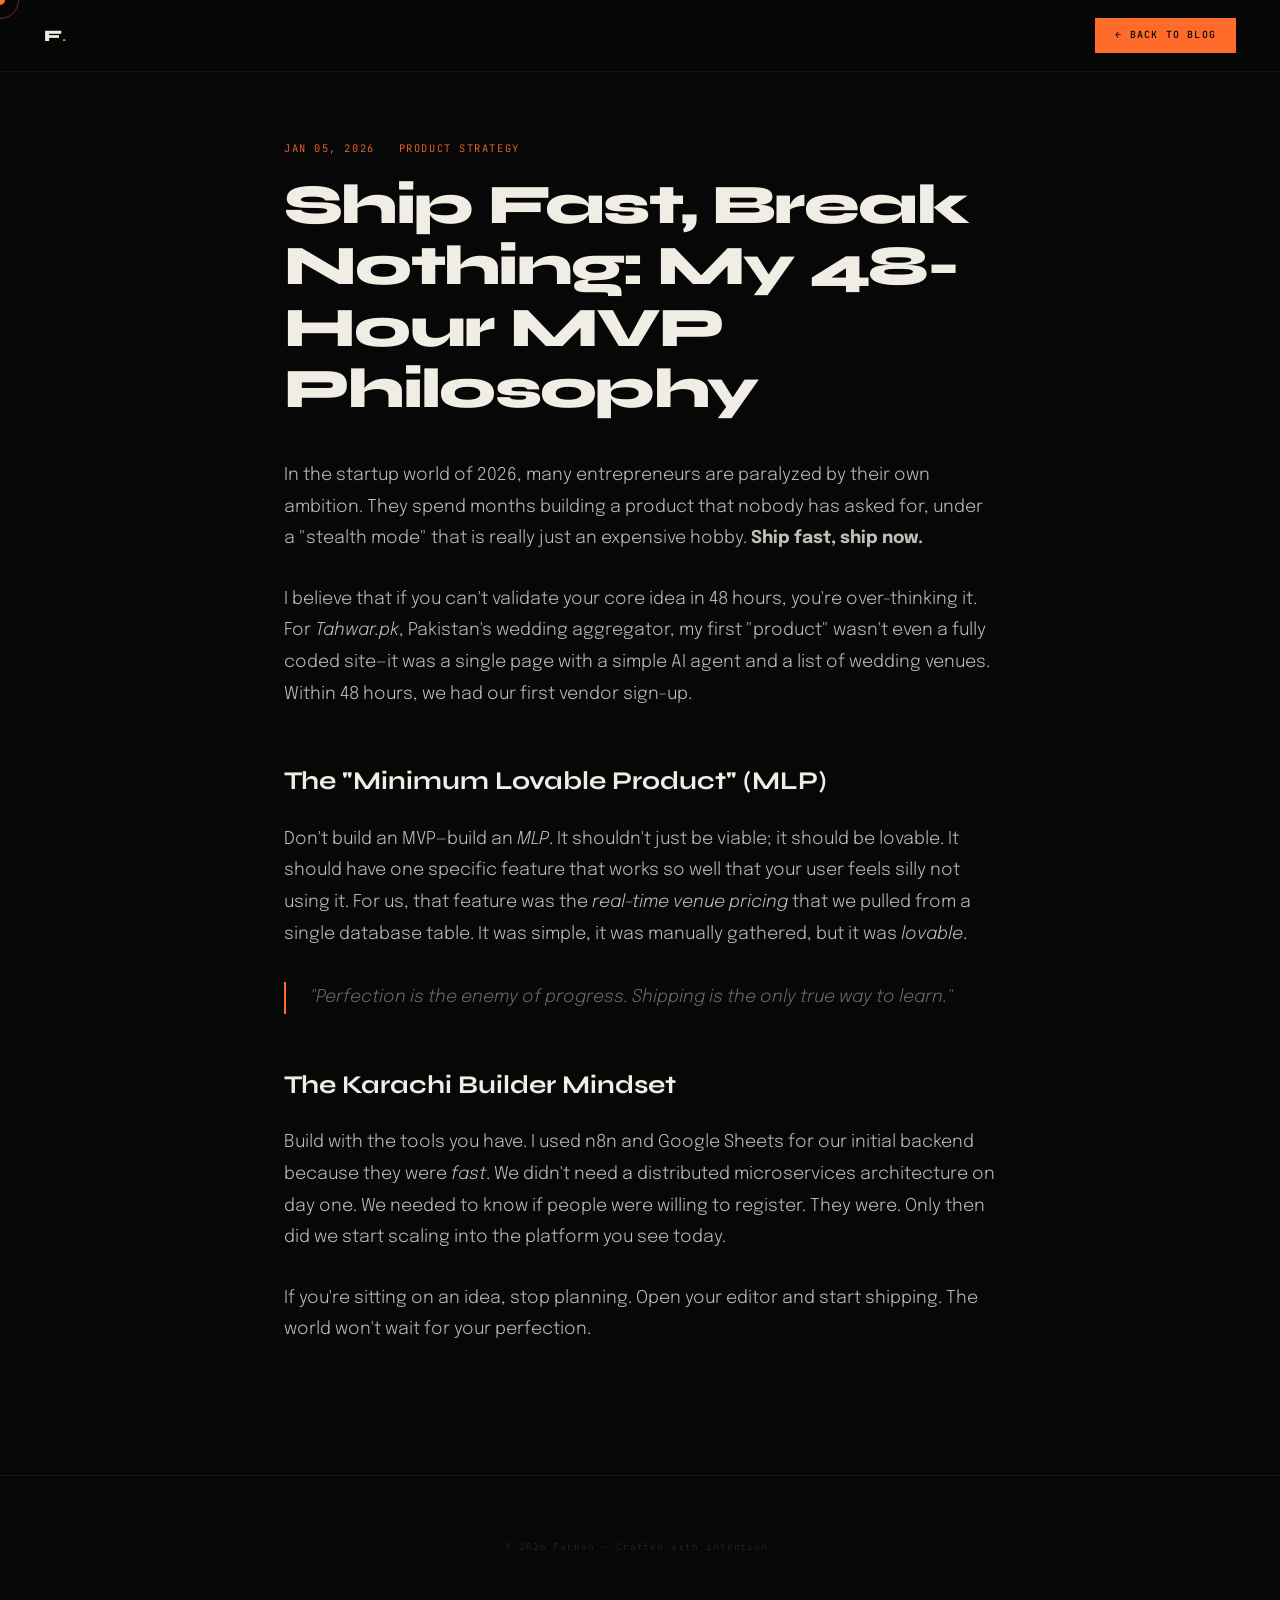
<file: blog/mvp-philosophy.html>
<!DOCTYPE html>
<html lang="en">
<head>
<meta charset="UTF-8"/>
<meta name="viewport" content="width=device-width, initial-scale=1.0"/>
<title>Ship Fast, Break Nothing — Farhan's Blog</title>
<link rel="preconnect" href="https://fonts.googleapis.com"/>
<link rel="preconnect" href="https://fonts.gstatic.com" crossorigin/>
<link href="https://fonts.googleapis.com/css2?family=Syne:wght@400;600;700;800&family=Epilogue:ital,wght@0,300;0,400;0,500;1,300;1,400&family=JetBrains+Mono:wght@300;400;500&display=swap" rel="stylesheet"/>
<style>
:root{
  --bg:#070707;--surf:#101010;--surf2:#181818;
  --tx:#F0EDE4;--mt:#6e6b64;--dim:#252525;
  --ac:#FF6B2B;--aca:rgba(255,107,43,.13);
  --gold:#C9A84C;--grn:#3ecf6e;
  --fd:'Syne',sans-serif;--fb:'Epilogue',sans-serif;--fm:'JetBrains Mono',monospace;
  --ease:cubic-bezier(.25,.46,.45,.94);
}
*,*::before,*::after{box-sizing:border-box;margin:0;padding:0}
body{background:var(--bg);color:var(--tx);font-family:var(--fb);font-weight:300;line-height:1.7;overflow-x:hidden;cursor:none}
a{color:inherit;text-decoration:none}
::selection{background:var(--ac);color:var(--bg)}
::-webkit-scrollbar{width:2px}::-webkit-scrollbar-thumb{background:var(--ac)}

/* CURSOR (Simplified for Blog) */
#cur{position:fixed;width:10px;height:10px;background:var(--ac);border-radius:50%;pointer-events:none;z-index:9999;transform:translate(-50%,-50%);top:0;left:0}
#cring{position:fixed;width:38px;height:38px;border:1px solid rgba(255,107,43,.4);border-radius:50%;pointer-events:none;z-index:9998;transform:translate(-50%,-50%);top:0;left:0}

/* NAV */
nav{position:fixed;top:0;left:0;width:100%;padding:18px 44px;display:flex;align-items:center;justify-content:space-between;z-index:900;background:rgba(7,7,7,0.8);backdrop-filter:blur(10px);border-bottom:1px solid rgba(255,255,255,0.05)}
.nlogo{font-family:var(--fd);font-weight:800;font-size:1rem;letter-spacing:-.02em}
.nlogo b{color:var(--ac)}
.nbtn{font-family:var(--fm);font-size:.62rem;letter-spacing:.12em;text-transform:uppercase;padding:9px 20px;background:var(--ac);color:var(--bg);border:none;cursor:none;font-weight:500;transition:transform .15s;display:inline-flex;align-items:center}

/* BLOG WRAPPER */
.W{max-width:800px;margin:0 auto;padding:140px 44px 100px}
.b-meta{font-family:var(--fm);font-size:.65rem;letter-spacing:.15em;text-transform:uppercase;color:var(--ac);margin-bottom:1rem;display:flex;align-items:center;gap:1.5rem}
.b-title{font-family:var(--fd);font-weight:800;font-size:clamp(2rem,5vw,3.5rem);line-height:1.1;letter-spacing:-.03em;margin-bottom:2.5rem}
.b-content{font-size:1.1rem;color:rgba(240,237,228,0.8);line-height:1.8}
.b-content p{margin-bottom:1.8rem}
.b-content h2{font-family:var(--fd);font-weight:700;font-size:1.6rem;color:var(--tx);margin:3rem 0 1.2rem}
.b-content blockquote{border-left:2px solid var(--ac);padding-left:1.5rem;font-style:italic;color:var(--mt);margin:2rem 0}
.b-content mark{background:var(--aca);color:var(--ac);padding:0 4px}

/* FOOTER */
footer{padding:4rem 0;border-top:1px solid rgba(255,255,255,.05);text-align:center}
.fcp{font-family:var(--fm);font-size:.58rem;letter-spacing:.1em;color:var(--dim)}

@media(max-width:600px){
  .W{padding-left:20px;padding-right:20px;padding-top:100px}
}
</style>
</head>
<body>
<div id="cur"></div><div id="cring"></div>

<nav>
  <a href="../index.html" class="nlogo">F<b>.</b></a>
  <a href="../index.html#blog" class="nbtn">← Back to Blog</a>
</nav>

<article class="W">
  <div class="b-meta">
    <span>Jan 05, 2026</span>
    <span>Product Strategy</span>
  </div>
  <h1 class="b-title">Ship Fast, Break Nothing: My 48-Hour MVP Philosophy</h1>
  
  <div class="b-content">
    <p>In the startup world of 2026, many entrepreneurs are paralyzed by their own ambition. They spend months building a product that nobody has asked for, under a "stealth mode" that is really just an expensive hobby. <strong>Ship fast, ship now.</strong></p>

    <p>I believe that if you can't validate your core idea in 48 hours, you're over-thinking it. For <em>Tahwar.pk</em>, Pakistan's wedding aggregator, my first "product" wasn't even a fully coded site—it was a single page with a simple AI agent and a list of wedding venues. Within 48 hours, we had our first vendor sign-up.</p>

    <h2>The "Minimum Lovable Product" (MLP)</h2>
    <p>Don't build an MVP—build an <em>MLP</em>. It shouldn't just be viable; it should be lovable. It should have one specific feature that works so well that your user feels silly not using it. For us, that feature was the <em>real-time venue pricing</em> that we pulled from a single database table. It was simple, it was manually gathered, but it was <em>lovable</em>.</p>

    <blockquote>"Perfection is the enemy of progress. Shipping is the only true way to learn."</blockquote>

    <h2>The Karachi Builder Mindset</h2>
    <p>Build with the tools you have. I used n8n and Google Sheets for our initial backend because they were <em>fast</em>. We didn't need a distributed microservices architecture on day one. We needed to know if people were willing to register. They were. Only then did we start scaling into the platform you see today.</p>

    <p>If you're sitting on an idea, stop planning. Open your editor and start shipping. The world won't wait for your perfection.</p>
  </div>
</article>

<footer>
  <div class="fcp">© 2026 Farhan — Crafted with intention.</div>
</footer>

<script>
const cur=document.getElementById('cur'),cring=document.getElementById('cring');
let mx=0,my=0,rx=0,ry=0;
document.addEventListener('mousemove',e=>{mx=e.clientX;my=e.clientY;cur.style.left=mx+'px';cur.style.top=my+'px'});
(function loop(){rx+=(mx-rx)*.1;ry+=(my-ry)*.1;cring.style.left=rx+'px';cring.style.top=ry+'px';requestAnimationFrame(loop)})();
function hv(sel){document.querySelectorAll(sel).forEach(el=>{el.addEventListener('mouseenter',()=>{cur.style.width='5px';cur.style.height='5px';cring.style.width='54px';cring.style.height='54px';cring.style.borderColor='#FF6B2B'});el.addEventListener('mouseleave',()=>{cur.style.width='10px';cur.style.height='10px';cring.style.width='38px';cring.style.height='38px';cring.style.borderColor='rgba(255,107,43,.4)'})})}
hv('a,button');
</script>
</body>
</html>
</file>
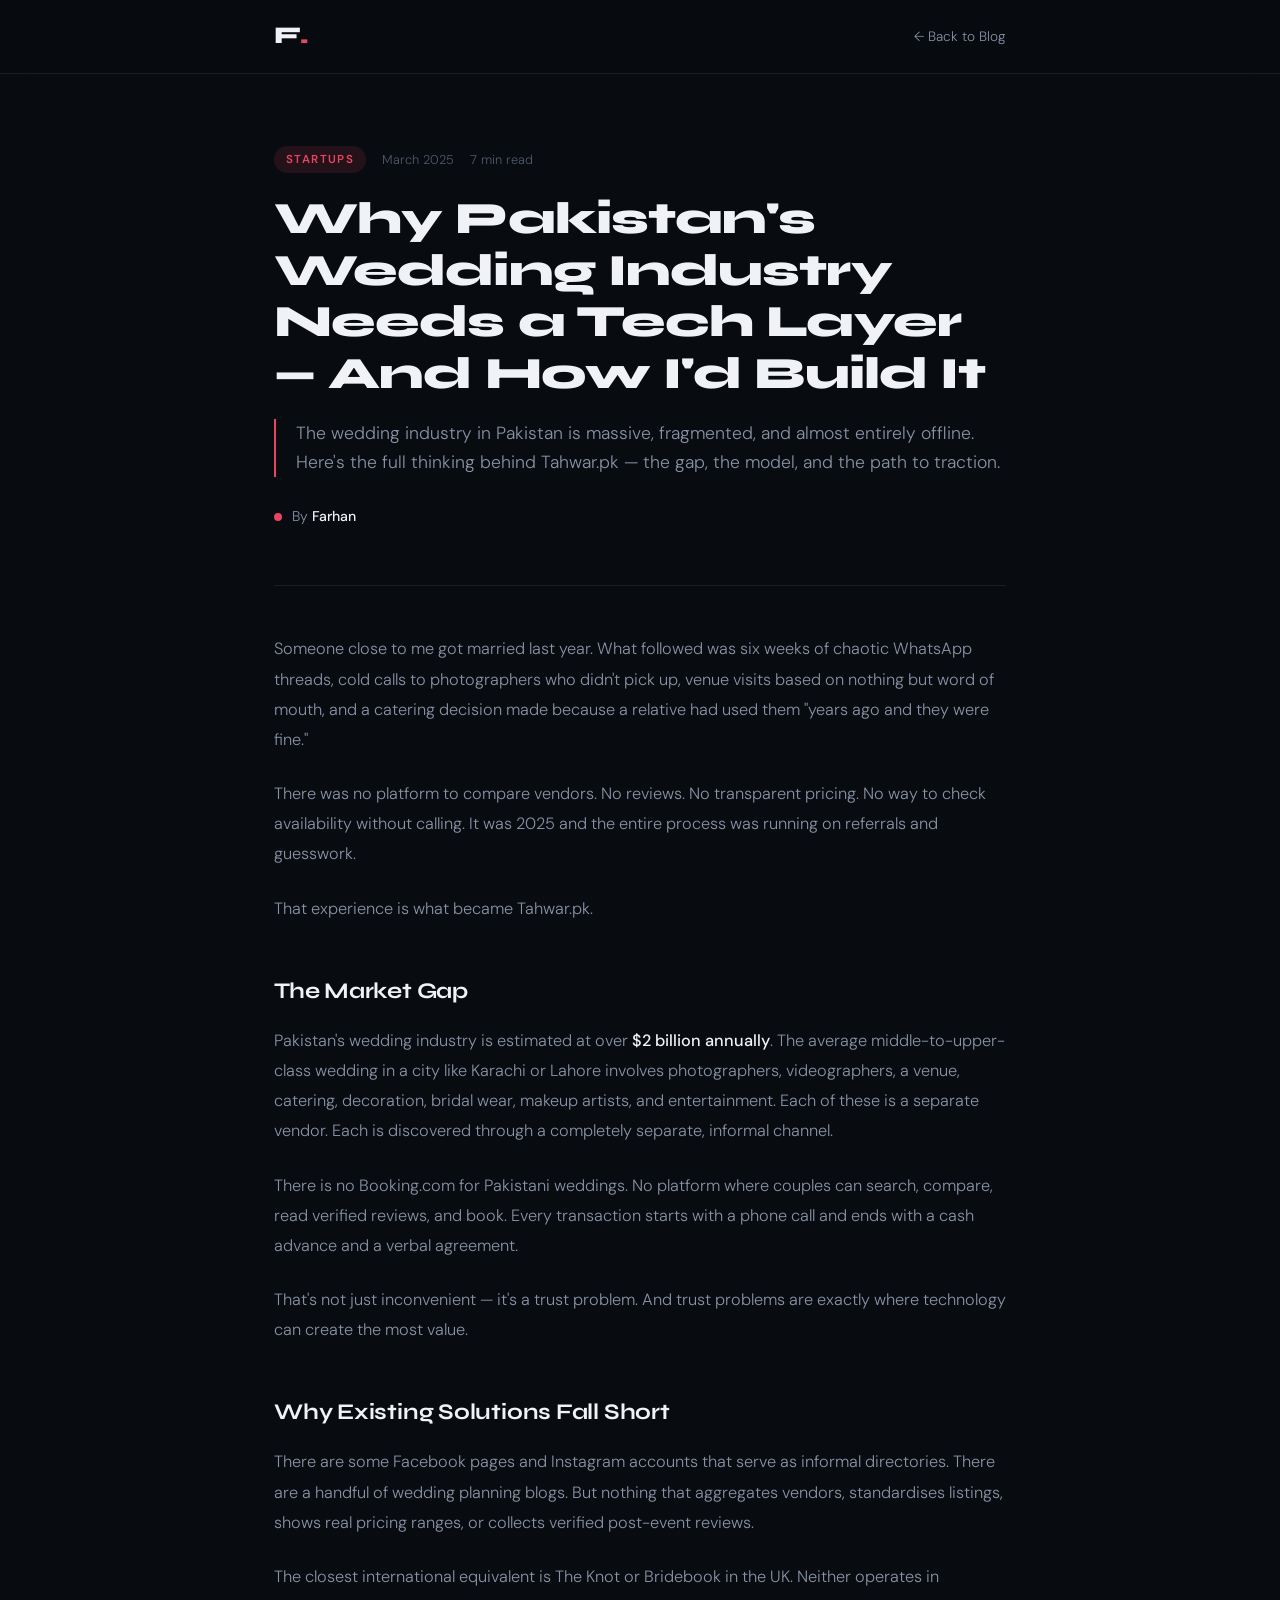
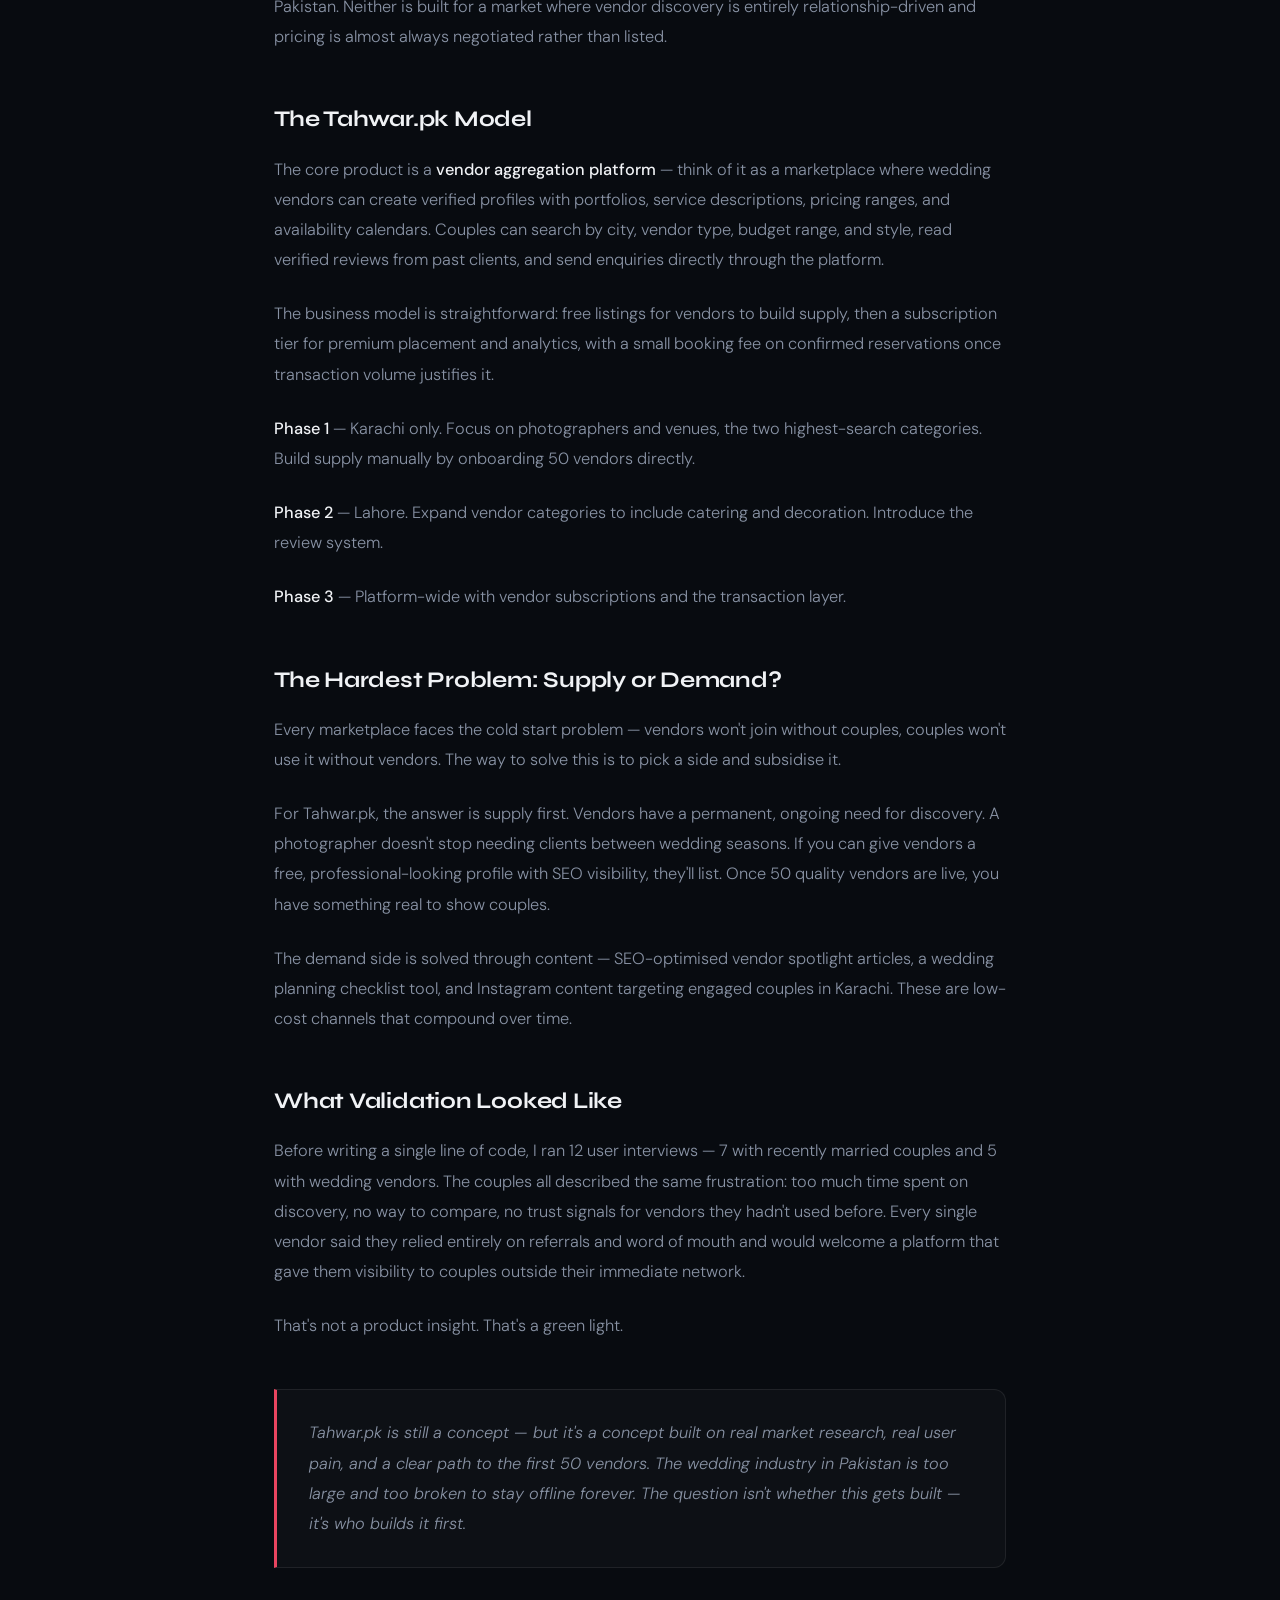
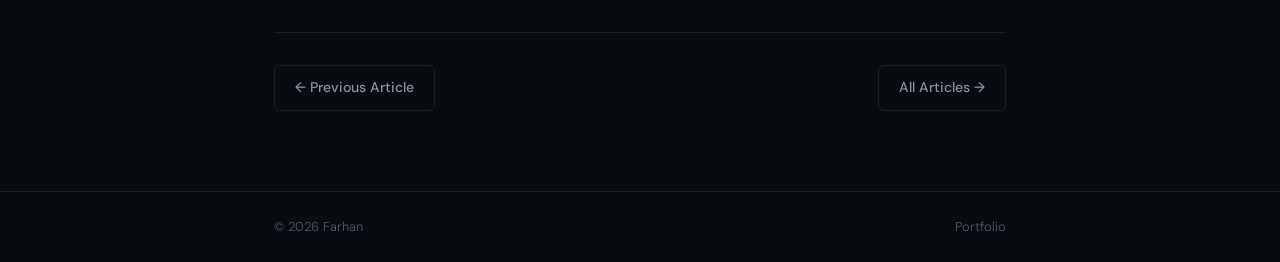
<file: blog/tahwar-wedding-industry.html>
<!DOCTYPE html>
<html lang="en">
<head>
  <meta charset="UTF-8" />
  <meta name="viewport" content="width=device-width, initial-scale=1.0" />
  <title>Why Pakistan's Wedding Industry Needs a Tech Layer — Farhan</title>
  <meta name="description" content="The wedding industry in Pakistan is massive, fragmented, and almost entirely offline. Here's the full thinking behind Tahwar.pk — the market gap, the model, and the path to traction." />
  <meta name="author" content="Farhan" />
  <link rel="preconnect" href="https://fonts.googleapis.com" />
  <link href="https://fonts.googleapis.com/css2?family=Syne:wght@400;700;800&family=DM+Sans:ital,wght@0,300;0,400;0,500;1,300&display=swap" rel="stylesheet" />
  <link rel="stylesheet" href="../css/blog.css" />
</head>
<body>

  <nav class="blog-nav">
    <div class="blog-nav-inner">
      <a href="../index.html" class="nav-logo">F<span>.</span></a>
      <a href="../index.html#blog" class="back-link">← Back to Blog</a>
    </div>
  </nav>

  <main class="blog-main">
    <div class="blog-container">

      <div class="blog-header">
        <div class="blog-meta-top">
          <span class="blog-cat">Startups</span>
          <span class="blog-date">March 2025</span>
          <span class="read-time">7 min read</span>
        </div>
        <h1>Why Pakistan's Wedding Industry Needs a Tech Layer — And How I'd Build It</h1>
        <p class="blog-subtitle">The wedding industry in Pakistan is massive, fragmented, and almost entirely offline. Here's the full thinking behind Tahwar.pk — the gap, the model, and the path to traction.</p>
        <div class="blog-author">
          <div class="author-dot"></div>
          <span>By <strong>Farhan</strong></span>
        </div>
      </div>

      <div class="blog-body">

        <p>Someone close to me got married last year. What followed was six weeks of chaotic WhatsApp threads, cold calls to photographers who didn't pick up, venue visits based on nothing but word of mouth, and a catering decision made because a relative had used them "years ago and they were fine."</p>

        <p>There was no platform to compare vendors. No reviews. No transparent pricing. No way to check availability without calling. It was 2025 and the entire process was running on referrals and guesswork.</p>

        <p>That experience is what became Tahwar.pk.</p>

        <h2>The Market Gap</h2>

        <p>Pakistan's wedding industry is estimated at over <strong>$2 billion annually</strong>. The average middle-to-upper-class wedding in a city like Karachi or Lahore involves photographers, videographers, a venue, catering, decoration, bridal wear, makeup artists, and entertainment. Each of these is a separate vendor. Each is discovered through a completely separate, informal channel.</p>

        <p>There is no Booking.com for Pakistani weddings. No platform where couples can search, compare, read verified reviews, and book. Every transaction starts with a phone call and ends with a cash advance and a verbal agreement.</p>

        <p>That's not just inconvenient — it's a trust problem. And trust problems are exactly where technology can create the most value.</p>

        <h2>Why Existing Solutions Fall Short</h2>

        <p>There are some Facebook pages and Instagram accounts that serve as informal directories. There are a handful of wedding planning blogs. But nothing that aggregates vendors, standardises listings, shows real pricing ranges, or collects verified post-event reviews.</p>

        <p>The closest international equivalent is The Knot or Bridebook in the UK. Neither operates in Pakistan. Neither is built for a market where vendor discovery is entirely relationship-driven and pricing is almost always negotiated rather than listed.</p>

        <h2>The Tahwar.pk Model</h2>

        <p>The core product is a <strong>vendor aggregation platform</strong> — think of it as a marketplace where wedding vendors can create verified profiles with portfolios, service descriptions, pricing ranges, and availability calendars. Couples can search by city, vendor type, budget range, and style, read verified reviews from past clients, and send enquiries directly through the platform.</p>

        <p>The business model is straightforward: free listings for vendors to build supply, then a subscription tier for premium placement and analytics, with a small booking fee on confirmed reservations once transaction volume justifies it.</p>

        <p><strong>Phase 1</strong> — Karachi only. Focus on photographers and venues, the two highest-search categories. Build supply manually by onboarding 50 vendors directly.</p>

        <p><strong>Phase 2</strong> — Lahore. Expand vendor categories to include catering and decoration. Introduce the review system.</p>

        <p><strong>Phase 3</strong> — Platform-wide with vendor subscriptions and the transaction layer.</p>

        <h2>The Hardest Problem: Supply or Demand?</h2>

        <p>Every marketplace faces the cold start problem — vendors won't join without couples, couples won't use it without vendors. The way to solve this is to pick a side and subsidise it.</p>

        <p>For Tahwar.pk, the answer is supply first. Vendors have a permanent, ongoing need for discovery. A photographer doesn't stop needing clients between wedding seasons. If you can give vendors a free, professional-looking profile with SEO visibility, they'll list. Once 50 quality vendors are live, you have something real to show couples.</p>

        <p>The demand side is solved through content — SEO-optimised vendor spotlight articles, a wedding planning checklist tool, and Instagram content targeting engaged couples in Karachi. These are low-cost channels that compound over time.</p>

        <h2>What Validation Looked Like</h2>

        <p>Before writing a single line of code, I ran 12 user interviews — 7 with recently married couples and 5 with wedding vendors. The couples all described the same frustration: too much time spent on discovery, no way to compare, no trust signals for vendors they hadn't used before. Every single vendor said they relied entirely on referrals and word of mouth and would welcome a platform that gave them visibility to couples outside their immediate network.</p>

        <p>That's not a product insight. That's a green light.</p>

        <div class="blog-closing">
          <p>Tahwar.pk is still a concept — but it's a concept built on real market research, real user pain, and a clear path to the first 50 vendors. The wedding industry in Pakistan is too large and too broken to stay offline forever. The question isn't whether this gets built — it's who builds it first.</p>
        </div>

      </div>

      <div class="blog-footer-nav">
        <a href="ml-first-model.html" class="back-btn">← Previous Article</a>
        <a href="../index.html#blog" class="next-btn">All Articles →</a>
      </div>

    </div>
  </main>

  <footer class="blog-foot">
    <div class="blog-nav-inner">
      <p>© 2026 Farhan</p>
      <a href="../index.html">Portfolio</a>
    </div>
  </footer>

</body>
</html>
</file>
<file: css/blog.css>
/* ================================================
   FARHAN PORTFOLIO — blog.css
   Shared styles for all blog article pages
================================================ */

:root {
  --bg:     #080b10;
  --bg2:    #0d1117;
  --border: rgba(255,255,255,0.08);
  --red:    #e94560;
  --teal:   #43c6ac;
  --t1:     #f0f2f5;
  --t2:     #8892a4;
  --t3:     #4e5a6b;
  --ff-head: 'Syne', sans-serif;
  --ff-body: 'DM Sans', sans-serif;
  --trans:  0.3s cubic-bezier(0.25,0.46,0.45,0.94);
}

*, *::before, *::after { box-sizing: border-box; margin: 0; padding: 0; }
html { scroll-behavior: smooth; font-size: 16px; }
body {
  background: var(--bg);
  color: var(--t1);
  font-family: var(--ff-body);
  font-weight: 300;
  line-height: 1.7;
  -webkit-font-smoothing: antialiased;
}
::selection { background: var(--red); color: #fff; }
a { color: inherit; text-decoration: none; }

/* ── Nav ── */
.blog-nav {
  position: sticky;
  top: 0;
  z-index: 100;
  background: rgba(8,11,16,0.9);
  backdrop-filter: blur(20px);
  -webkit-backdrop-filter: blur(20px);
  border-bottom: 1px solid var(--border);
  padding: 16px 0;
}
.blog-nav-inner {
  max-width: 780px;
  margin: 0 auto;
  padding: 0 24px;
  display: flex;
  align-items: center;
  justify-content: space-between;
}
.nav-logo {
  font-family: var(--ff-head);
  font-size: 1.5rem;
  font-weight: 800;
  color: var(--t1);
}
.nav-logo span { color: var(--red); }
.back-link {
  font-size: 0.85rem;
  color: var(--t2);
  transition: color var(--trans);
}
.back-link:hover { color: var(--red); }

/* ── Main layout ── */
.blog-main { padding: 72px 0 80px; }
.blog-container {
  max-width: 780px;
  margin: 0 auto;
  padding: 0 24px;
}

/* ── Header ── */
.blog-header { margin-bottom: 56px; }
.blog-meta-top {
  display: flex;
  align-items: center;
  gap: 16px;
  margin-bottom: 20px;
  flex-wrap: wrap;
}
.blog-cat {
  font-size: 0.72rem;
  font-weight: 600;
  letter-spacing: 0.12em;
  text-transform: uppercase;
  color: var(--red);
  background: rgba(233,69,96,0.12);
  padding: 4px 12px;
  border-radius: 99px;
}
.blog-date, .read-time {
  font-size: 0.8rem;
  color: var(--t3);
}
.blog-header h1 {
  font-family: var(--ff-head);
  font-size: clamp(1.8rem, 4vw, 2.8rem);
  font-weight: 800;
  line-height: 1.15;
  color: var(--t1);
  margin-bottom: 20px;
  letter-spacing: -0.02em;
}
.blog-subtitle {
  font-size: 1.1rem;
  color: var(--t2);
  line-height: 1.65;
  margin-bottom: 28px;
  border-left: 2px solid var(--red);
  padding-left: 20px;
}
.blog-author {
  display: flex;
  align-items: center;
  gap: 10px;
  font-size: 0.88rem;
  color: var(--t2);
}
.author-dot {
  width: 8px;
  height: 8px;
  border-radius: 50%;
  background: var(--red);
  flex-shrink: 0;
}
.blog-author strong { color: var(--t1); font-weight: 500; }

/* ── Body content ── */
.blog-body {
  border-top: 1px solid var(--border);
  padding-top: 48px;
}
.blog-body p {
  font-size: 1.02rem;
  color: var(--t2);
  line-height: 1.85;
  margin-bottom: 24px;
}
.blog-body h2 {
  font-family: var(--ff-head);
  font-size: 1.4rem;
  font-weight: 700;
  color: var(--t1);
  margin: 48px 0 16px;
  letter-spacing: -0.01em;
}
.blog-body strong { color: var(--t1); font-weight: 500; }
.blog-body em { color: var(--teal); font-style: normal; }
.blog-body code {
  font-family: 'Courier New', monospace;
  font-size: 0.88rem;
  background: rgba(233,69,96,0.1);
  color: var(--red);
  padding: 2px 8px;
  border-radius: 4px;
}

.blog-closing {
  margin-top: 48px;
  padding: 28px 32px;
  background: rgba(255,255,255,0.025);
  border: 1px solid var(--border);
  border-left: 3px solid var(--red);
  border-radius: 0 12px 12px 0;
}
.blog-closing p {
  margin-bottom: 0;
  color: var(--t2);
  font-style: italic;
}

/* ── Footer nav ── */
.blog-footer-nav {
  display: flex;
  justify-content: space-between;
  align-items: center;
  margin-top: 64px;
  padding-top: 32px;
  border-top: 1px solid var(--border);
  gap: 16px;
  flex-wrap: wrap;
}
.back-btn, .next-btn {
  font-size: 0.88rem;
  font-weight: 500;
  color: var(--t2);
  padding: 10px 20px;
  border: 1px solid var(--border);
  border-radius: 6px;
  transition: var(--trans);
}
.back-btn:hover, .next-btn:hover {
  border-color: var(--red);
  color: var(--red);
}

/* ── Page footer ── */
.blog-foot {
  border-top: 1px solid var(--border);
  padding: 24px 0;
}
.blog-foot .blog-nav-inner p {
  font-size: 0.8rem;
  color: var(--t3);
}
.blog-foot .blog-nav-inner a {
  font-size: 0.8rem;
  color: var(--t3);
  transition: color var(--trans);
}
.blog-foot .blog-nav-inner a:hover { color: var(--red); }

/* ── Responsive ── */
@media (max-width: 600px) {
  .blog-header h1 { font-size: 1.7rem; }
  .blog-subtitle { font-size: 1rem; }
  .blog-footer-nav { flex-direction: column; }
  .back-btn, .next-btn { width: 100%; text-align: center; }
}
</file>
